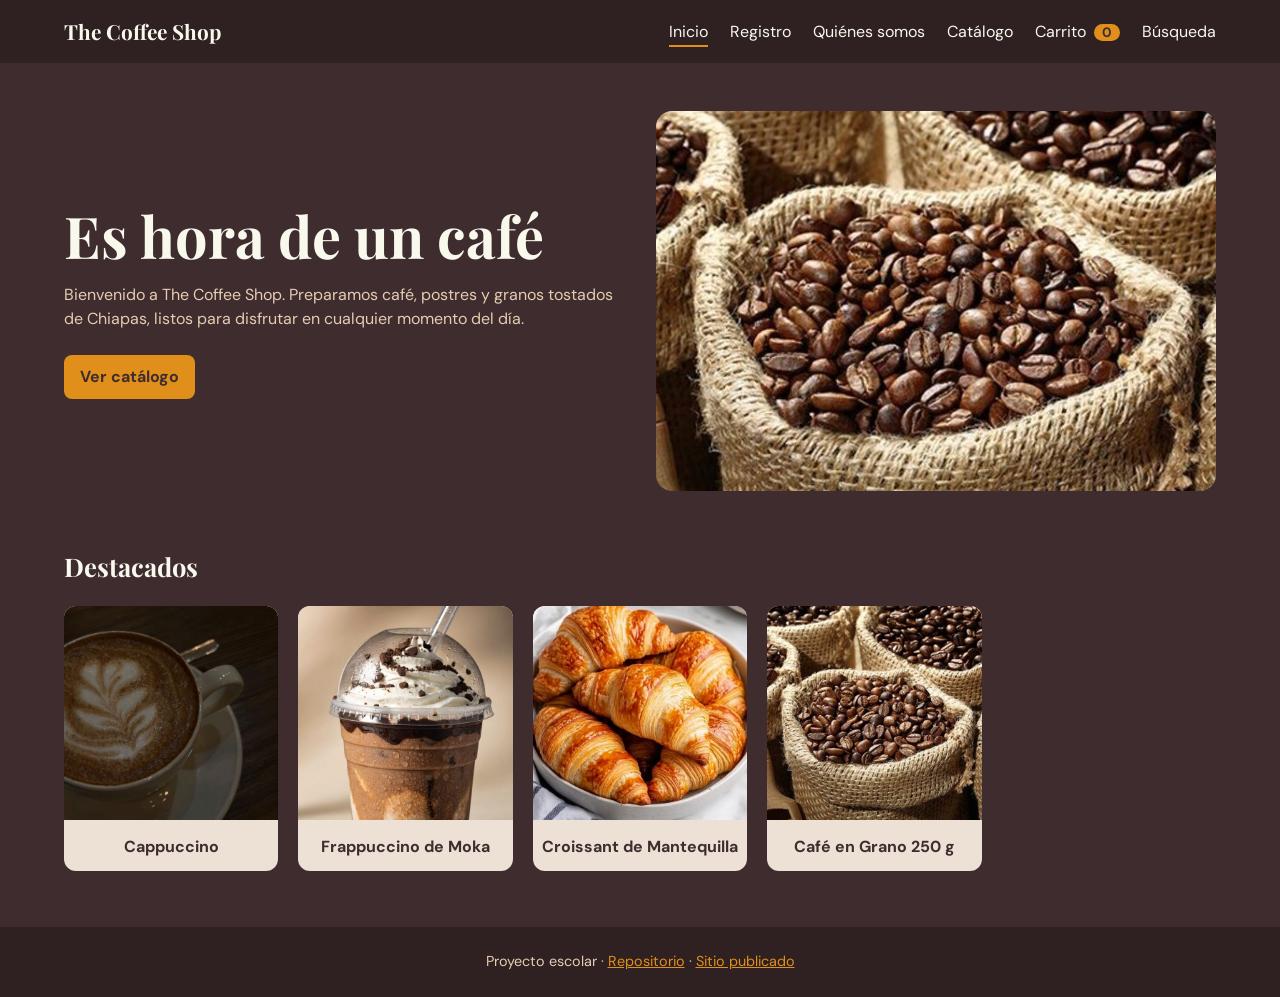
<file: index.html>
<!DOCTYPE html>
<html lang="es">
<head>
<meta charset="UTF-8">
<meta name="viewport" content="width=device-width, initial-scale=1">
<link rel="preconnect" href="https://fonts.googleapis.com">
<link href="https://fonts.googleapis.com/css2?family=DM+Sans:wght@400;700&family=Playfair+Display:wght@700&display=swap" rel="stylesheet">
<link rel="stylesheet" href="styles.css">
<title>Inicio | The Coffee Shop</title>
</head>
<body>
<nav aria-label="Navegación principal">
<a class="logo" href="index.html" aria-label="The Coffee Shop, volver a Inicio">The Coffee Shop</a>
<ul>
<li>
<a href="index.html" class="activo" aria-current="page">Inicio</a>
</li>
<li>
<a href="registro.html">Registro</a>
</li>
<li>
<a href="nosotros.html">Quiénes somos</a>
</li>
<li>
<a href="catalogo.html">Catálogo</a>
</li>
<li>
<a href="carrito.html">Carrito <span id="contador">0</span>
</a>
</li>
<li>
<a href="busqueda.html">Búsqueda</a>
</li>
</ul>
</nav>
<section class="hero">
<div>
<h1>Es hora de un café</h1>
<p>Bienvenido a The Coffee Shop. Preparamos café, postres y granos tostados de Chiapas, listos para disfrutar en cualquier momento del día.</p>
<a class="btn" href="catalogo.html">Ver catálogo</a>
</div>
<img class="banner" src="img/cafe-grano.jpg" alt="Costales con café en grano">
</section>
<main>
<h2 class="sec">Destacados</h2>
<ul class="destacados">
<li>
<img src="img/capuchino.jpg" alt="Cappuccino">Cappuccino</li>
<li>
<img src="img/frappuccino.jpg" alt="Frappuccino de Moka">Frappuccino de Moka</li>
<li>
<img src="img/croissant.jpg" alt="Croissant de Mantequilla">Croissant de Mantequilla</li>
<li>
<img src="img/cafe-grano.jpg" alt="Café en Grano 250 g">Café en Grano 250 g</li>
</ul>
</main>
<footer>Proyecto escolar · <a href="https://github.com/rubiesmeralda826-svg/cafeteria_prog_web1" target="_blank" rel="noopener">Repositorio</a> · <a href="https://rubiesmeralda826-svg.github.io/cafeteria_prog_web1/index.html">Sitio publicado</a>
</footer>
<div id="mensaje" role="status">
</div>
<script src="script.js">
</script>
</body>
</html>
</file>
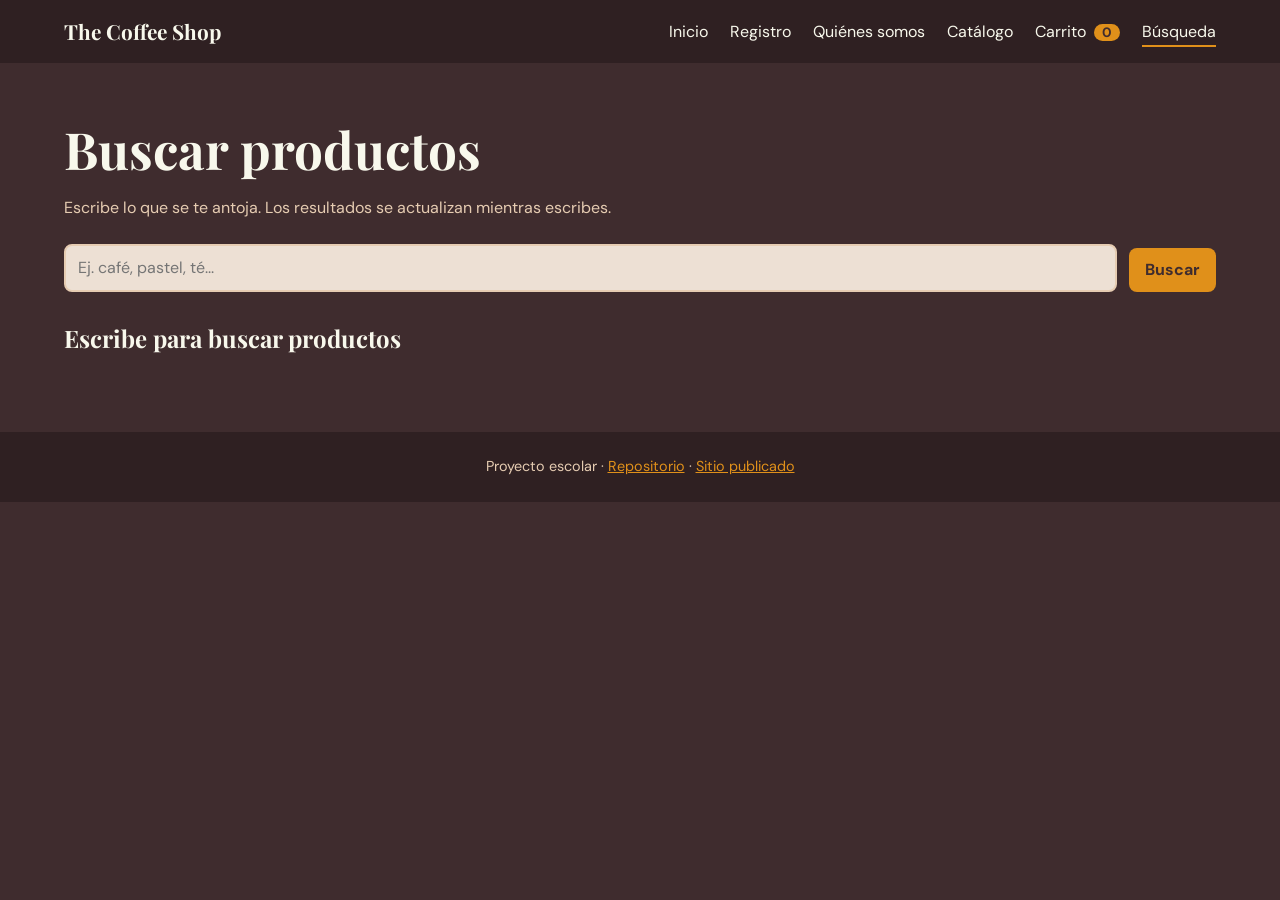
<file: busqueda.html>
<!DOCTYPE html>
<html lang="es">
<head>
<meta charset="UTF-8">
<meta name="viewport" content="width=device-width, initial-scale=1">
<link rel="preconnect" href="https://fonts.googleapis.com">
<link href="https://fonts.googleapis.com/css2?family=DM+Sans:wght@400;700&family=Playfair+Display:wght@700&display=swap" rel="stylesheet">
<link rel="stylesheet" href="styles.css">
<title>Búsqueda | The Coffee Shop</title>
</head>
<body>
<nav aria-label="Navegación principal">
<a class="logo" href="index.html" aria-label="The Coffee Shop, volver a Inicio">The Coffee Shop</a>
<ul>
<li>
<a href="index.html">Inicio</a>
</li>
<li>
<a href="registro.html">Registro</a>
</li>
<li>
<a href="nosotros.html">Quiénes somos</a>
</li>
<li>
<a href="catalogo.html">Catálogo</a>
</li>
<li>
<a href="carrito.html">Carrito <span id="contador">0</span>
</a>
</li>
<li>
<a href="busqueda.html" class="activo" aria-current="page">Búsqueda</a>
</li>
</ul>
</nav>
<header class="titulo">
<h1>Buscar productos</h1>
<p>Escribe lo que se te antoja. Los resultados se actualizan mientras escribes.</p>
</header>
<main>
<form class="buscar" id="form-busqueda">
<input type="text" id="texto-busqueda" maxlength="100" placeholder="Ej. café, pastel, té..." aria-label="Buscar productos">
<button type="submit" class="btn">Buscar</button>
</form>
<section id="resultados" aria-live="polite" aria-atomic="true">
<h2 id="titulo-resultados">Escribe para buscar productos</h2>
<p id="estado-busqueda"></p>
<div class="grid" id="lista-resultados" hidden>
<article class="producto">
<img src="img/americano.jpg" alt="Café Americano">
<div>
<h3>Café Americano</h3>
<p>Espresso largo, suave y aromático</p>
<span class="precio">$35</span>
<button class="btn btn-agregar" data-id="americano" data-img="americano" data-nombre="Café Americano" data-precio="35">Agregar al carrito</button>
</div>
</article>
<article class="producto">
<img src="img/capuchino.jpg" alt="Cappuccino">
<div>
<h3>Cappuccino</h3>
<p>Espresso con leche vaporizada y espuma</p>
<span class="precio">$45</span>
<button class="btn btn-agregar" data-id="capuchino" data-img="capuchino" data-nombre="Cappuccino" data-precio="45">Agregar al carrito</button>
</div>
</article>
<article class="producto">
<img src="img/latte-vainilla.jpg" alt="Latte de Vainilla">
<div>
<h3>Latte de Vainilla</h3>
<p>Café con leche cremosa y toque de vainilla</p>
<span class="precio">$50</span>
<button class="btn btn-agregar" data-id="latte-vainilla" data-img="latte-vainilla" data-nombre="Latte de Vainilla" data-precio="50">Agregar al carrito</button>
</div>
</article>
<article class="producto">
<img src="img/frappuccino.jpg" alt="Frappuccino de Moka">
<div>
<h3>Frappuccino de Moka</h3>
<p>Café frío con chocolate y crema batida</p>
<span class="precio">$65</span>
<button class="btn btn-agregar" data-id="frappuccino" data-img="frappuccino" data-nombre="Frappuccino de Moka" data-precio="65">Agregar al carrito</button>
</div>
</article>
<article class="producto">
<img src="img/cafe-de-olla.jpg" alt="Café de Olla">
<div>
<h3>Café de Olla</h3>
<p>Receta tradicional con canela y piloncillo</p>
<span class="precio">$38</span>
<button class="btn btn-agregar" data-id="cafe-de-olla" data-img="cafe-de-olla" data-nombre="Café de Olla" data-precio="38">Agregar al carrito</button>
</div>
</article>
<article class="producto">
<img src="img/croissant.jpg" alt="Croissant de Mantequilla">
<div>
<h3>Croissant de Mantequilla</h3>
<p>Hojaldrado, recién horneado</p>
<span class="precio">$40</span>
<button class="btn btn-agregar" data-id="croissant" data-img="croissant" data-nombre="Croissant de Mantequilla" data-precio="40">Agregar al carrito</button>
</div>
</article>
<article class="producto">
<img src="img/pastel.jpg" alt="Pastel de Chocolate">
<div>
<h3>Pastel de Chocolate</h3>
<p>Rebanada con ganache de chocolate oscuro</p>
<span class="precio">$55</span>
<button class="btn btn-agregar" data-id="pastel" data-img="pastel" data-nombre="Pastel de Chocolate" data-precio="55">Agregar al carrito</button>
</div>
</article>
<article class="producto">
<img src="img/cafe-grano.jpg" alt="Café en Grano 250 g">
<div>
<h3>Café en Grano 250 g</h3>
<p>Tostado artesanal de Chiapas</p>
<span class="precio">$120</span>
<button class="btn btn-agregar" data-id="cafe-grano" data-img="cafe-grano" data-nombre="Café en Grano 250 g" data-precio="120">Agregar al carrito</button>
</div>
</article>
</div>
</section>
</main>
<footer>Proyecto escolar · <a href="https://github.com/rubiesmeralda826-svg/cafeteria_prog_web1" target="_blank" rel="noopener">Repositorio</a> · <a href="https://rubiesmeralda826-svg.github.io/cafeteria_prog_web1/index.html">Sitio publicado</a>
</footer>
<div id="mensaje" role="status">
</div>
<script src="script.js">
</script>
</body>
</html>
</file>
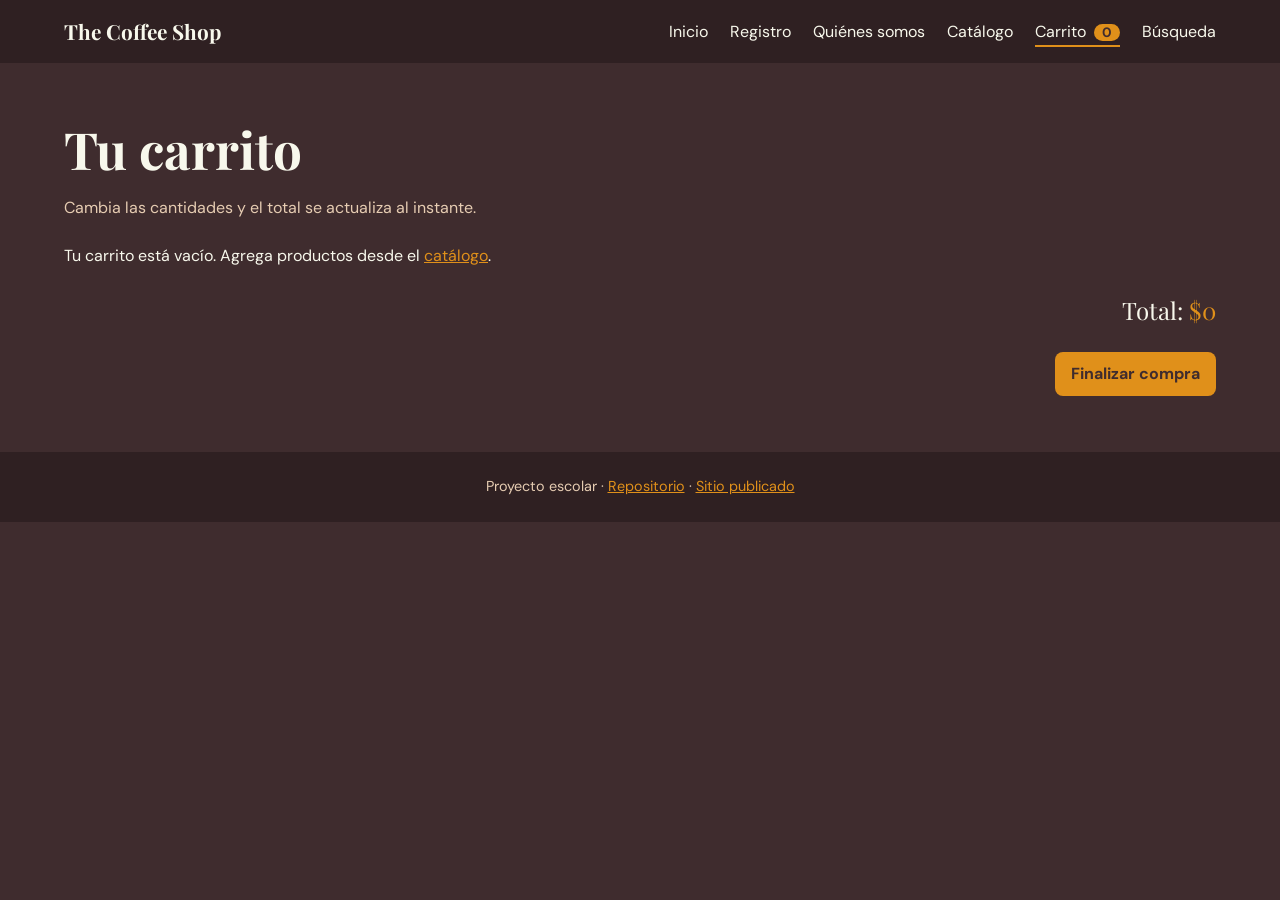
<file: carrito.html>
<!DOCTYPE html>
<html lang="es">
<head>
<meta charset="UTF-8">
<meta name="viewport" content="width=device-width, initial-scale=1">
<link rel="preconnect" href="https://fonts.googleapis.com">
<link href="https://fonts.googleapis.com/css2?family=DM+Sans:wght@400;700&family=Playfair+Display:wght@700&display=swap" rel="stylesheet">
<link rel="stylesheet" href="styles.css">
<title>Carrito | The Coffee Shop</title>
</head>
<body>
<nav aria-label="Navegación principal">
<a class="logo" href="index.html" aria-label="The Coffee Shop, volver a Inicio">The Coffee Shop</a>
<ul>
<li>
<a href="index.html">Inicio</a>
</li>
<li>
<a href="registro.html">Registro</a>
</li>
<li>
<a href="nosotros.html">Quiénes somos</a>
</li>
<li>
<a href="catalogo.html">Catálogo</a>
</li>
<li>
<a href="carrito.html" class="activo" aria-current="page">Carrito <span id="contador">0</span>
</a>
</li>
<li>
<a href="busqueda.html">Búsqueda</a>
</li>
</ul>
</nav>
<header class="titulo">
<h1>Tu carrito</h1>
<p>Cambia las cantidades y el total se actualiza al instante.</p>
</header>
<main>
<p id="vacio" hidden>Tu carrito está vacío. Agrega productos desde el <a href="catalogo.html">catálogo</a>.</p>
<div class="tabla-scroll">
<table id="tabla-carrito">
<thead>
<tr>
<th>Producto</th>
<th>Precio</th>
<th>Cantidad</th>
<th>Subtotal</th>
<th>
</th>
</tr>
</thead>
<tbody id="cuerpo-carrito">
</tbody>
</table>
</div>
<p class="total">Total: <span id="total">$0</span>
</p>
<p class="acciones">
<button class="btn" id="btn-finalizar">Finalizar compra</button>
</p>
<section id="checkout" hidden>
<p class="nota">Compra de demostración: no se realizan cargos ni pedidos reales. La opción de correo prepara el ticket en tu aplicación de correo para que tú lo envíes.</p>
<h2>Finalizar compra</h2>
<form id="form-pago" class="formulario" novalidate>
<fieldset>
<legend>Método de pago</legend>
<label>
<input type="radio" name="pago" value="Tarjeta"> Tarjeta</label>
<label>
<input type="radio" name="pago" value="Efectivo"> Efectivo</label>
</fieldset>
<fieldset>
<legend>Ticket</legend>
<label>
<input type="radio" name="ticket" value="impreso"> Impreso</label>
<label>
<input type="radio" name="ticket" value="correo"> Enviar por correo</label>
</fieldset>
<div id="campo-correo" hidden>
<label for="correo-ticket">Correo para enviar el ticket</label>
<input type="email" id="correo-ticket" autocomplete="email" placeholder="tucorreo@ejemplo.com">
</div>
<button type="submit" class="btn">Confirmar compra</button>
<p class="aviso" id="error-pago" role="alert">
</p>
</form>
<div id="ticket" hidden>
</div>
<div id="acciones-ticket" hidden>
<button type="button" class="btn" id="btn-imprimir">Imprimir ticket</button> <a class="btn" id="enviar-ticket" hidden>Abrir correo con el ticket</a>
<p class="nota" id="nota-ticket">
</p>
</div>
</section>
</main>
<footer>Proyecto escolar · <a href="https://github.com/rubiesmeralda826-svg/cafeteria_prog_web1" target="_blank" rel="noopener">Repositorio</a> · <a href="https://rubiesmeralda826-svg.github.io/cafeteria_prog_web1/index.html">Sitio publicado</a>
</footer>
<div id="mensaje" role="status">
</div>
<script src="script.js">
</script>
</body>
</html>
</file>
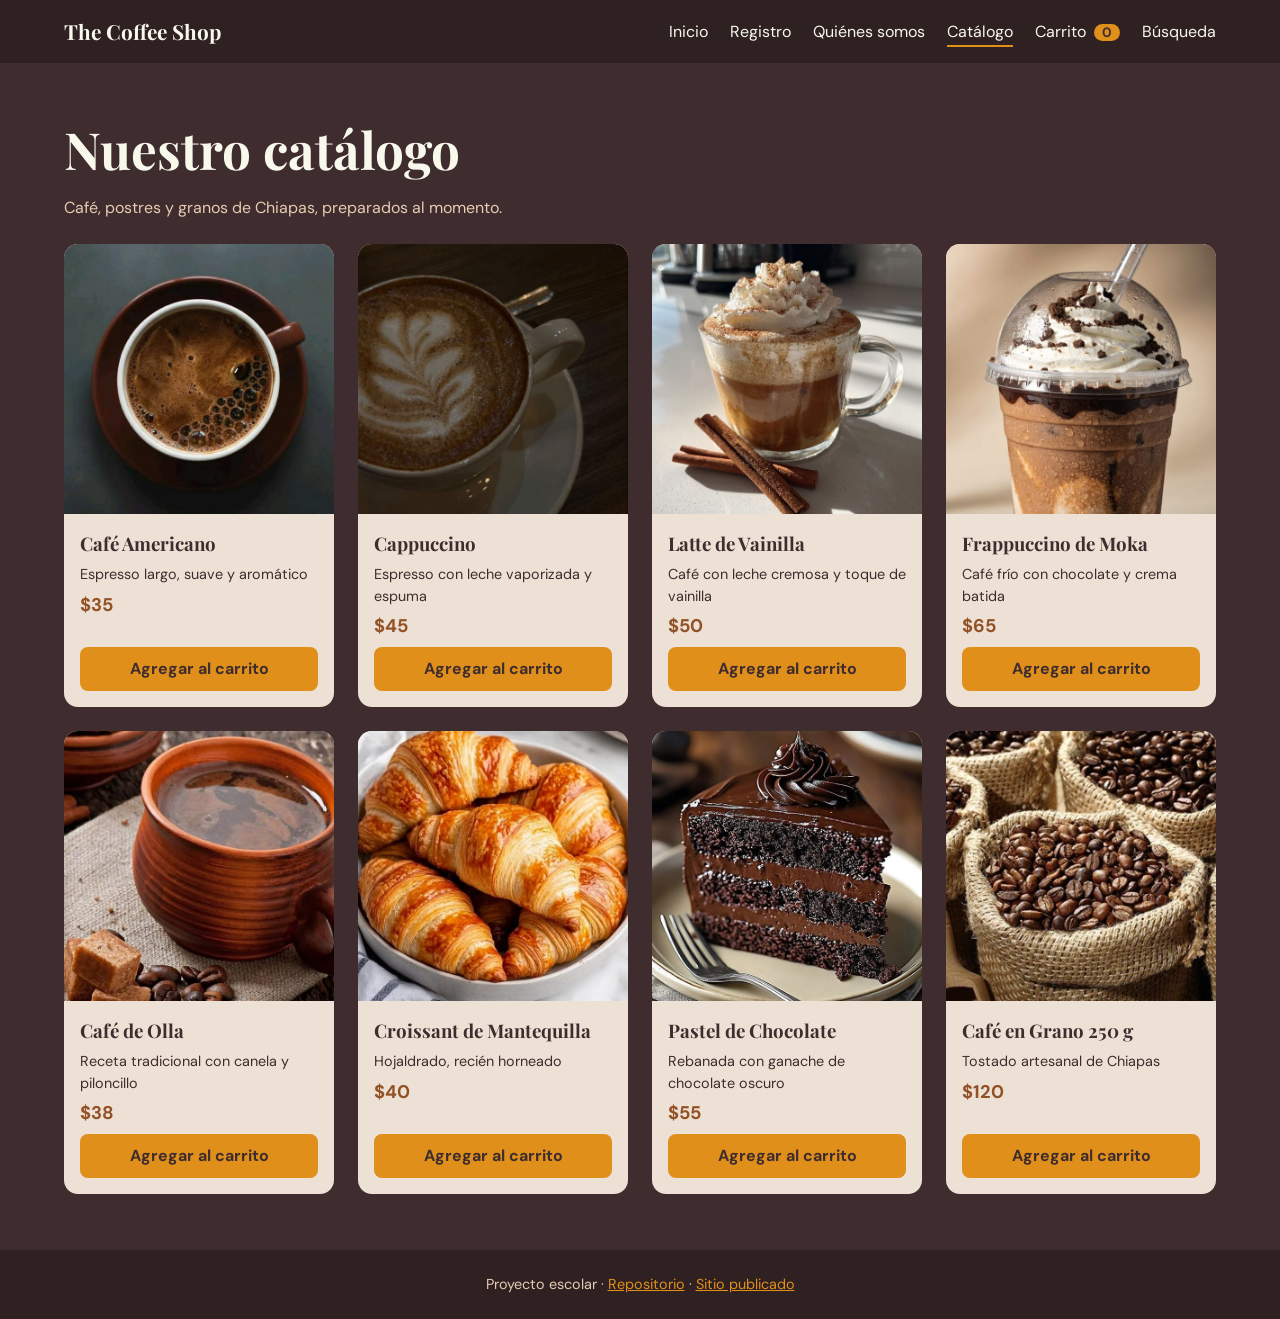
<file: catalogo.html>
<!DOCTYPE html>
<html lang="es">
<head>
<meta charset="UTF-8">
<meta name="viewport" content="width=device-width, initial-scale=1">
<link rel="preconnect" href="https://fonts.googleapis.com">
<link href="https://fonts.googleapis.com/css2?family=DM+Sans:wght@400;700&family=Playfair+Display:wght@700&display=swap" rel="stylesheet">
<link rel="stylesheet" href="styles.css">
<title>Catálogo | The Coffee Shop</title>
</head>
<body>
<nav aria-label="Navegación principal">
<a class="logo" href="index.html" aria-label="The Coffee Shop, volver a Inicio">The Coffee Shop</a>
<ul>
<li>
<a href="index.html">Inicio</a>
</li>
<li>
<a href="registro.html">Registro</a>
</li>
<li>
<a href="nosotros.html">Quiénes somos</a>
</li>
<li>
<a href="catalogo.html" class="activo" aria-current="page">Catálogo</a>
</li>
<li>
<a href="carrito.html">Carrito <span id="contador">0</span>
</a>
</li>
<li>
<a href="busqueda.html">Búsqueda</a>
</li>
</ul>
</nav>
<header class="titulo">
<h1>Nuestro catálogo</h1>
<p>Café, postres y granos de Chiapas, preparados al momento.</p>
</header>
<main>
<section class="grid">
<article class="producto">
<img src="img/americano.jpg" alt="Café Americano">
<div>
<h3>Café Americano</h3>
<p>Espresso largo, suave y aromático</p>
<span class="precio">$35</span>
<button class="btn btn-agregar" data-id="americano" data-img="americano" data-nombre="Café Americano" data-precio="35">Agregar al carrito</button>
</div>
</article>
<article class="producto">
<img src="img/capuchino.jpg" alt="Cappuccino">
<div>
<h3>Cappuccino</h3>
<p>Espresso con leche vaporizada y espuma</p>
<span class="precio">$45</span>
<button class="btn btn-agregar" data-id="capuchino" data-img="capuchino" data-nombre="Cappuccino" data-precio="45">Agregar al carrito</button>
</div>
</article>
<article class="producto">
<img src="img/latte-vainilla.jpg" alt="Latte de Vainilla">
<div>
<h3>Latte de Vainilla</h3>
<p>Café con leche cremosa y toque de vainilla</p>
<span class="precio">$50</span>
<button class="btn btn-agregar" data-id="latte-vainilla" data-img="latte-vainilla" data-nombre="Latte de Vainilla" data-precio="50">Agregar al carrito</button>
</div>
</article>
<article class="producto">
<img src="img/frappuccino.jpg" alt="Frappuccino de Moka">
<div>
<h3>Frappuccino de Moka</h3>
<p>Café frío con chocolate y crema batida</p>
<span class="precio">$65</span>
<button class="btn btn-agregar" data-id="frappuccino" data-img="frappuccino" data-nombre="Frappuccino de Moka" data-precio="65">Agregar al carrito</button>
</div>
</article>
<article class="producto">
<img src="img/cafe-de-olla.jpg" alt="Café de Olla">
<div>
<h3>Café de Olla</h3>
<p>Receta tradicional con canela y piloncillo</p>
<span class="precio">$38</span>
<button class="btn btn-agregar" data-id="cafe-de-olla" data-img="cafe-de-olla" data-nombre="Café de Olla" data-precio="38">Agregar al carrito</button>
</div>
</article>
<article class="producto">
<img src="img/croissant.jpg" alt="Croissant de Mantequilla">
<div>
<h3>Croissant de Mantequilla</h3>
<p>Hojaldrado, recién horneado</p>
<span class="precio">$40</span>
<button class="btn btn-agregar" data-id="croissant" data-img="croissant" data-nombre="Croissant de Mantequilla" data-precio="40">Agregar al carrito</button>
</div>
</article>
<article class="producto">
<img src="img/pastel.jpg" alt="Pastel de Chocolate">
<div>
<h3>Pastel de Chocolate</h3>
<p>Rebanada con ganache de chocolate oscuro</p>
<span class="precio">$55</span>
<button class="btn btn-agregar" data-id="pastel" data-img="pastel" data-nombre="Pastel de Chocolate" data-precio="55">Agregar al carrito</button>
</div>
</article>
<article class="producto">
<img src="img/cafe-grano.jpg" alt="Café en Grano 250 g">
<div>
<h3>Café en Grano 250 g</h3>
<p>Tostado artesanal de Chiapas</p>
<span class="precio">$120</span>
<button class="btn btn-agregar" data-id="cafe-grano" data-img="cafe-grano" data-nombre="Café en Grano 250 g" data-precio="120">Agregar al carrito</button>
</div>
</article>
</section>
</main>
<footer>Proyecto escolar · <a href="https://github.com/rubiesmeralda826-svg/cafeteria_prog_web1" target="_blank" rel="noopener">Repositorio</a> · <a href="https://rubiesmeralda826-svg.github.io/cafeteria_prog_web1/index.html">Sitio publicado</a>
</footer>
<div id="mensaje" role="status">
</div>
<script src="script.js">
</script>
</body>
</html>
</file>
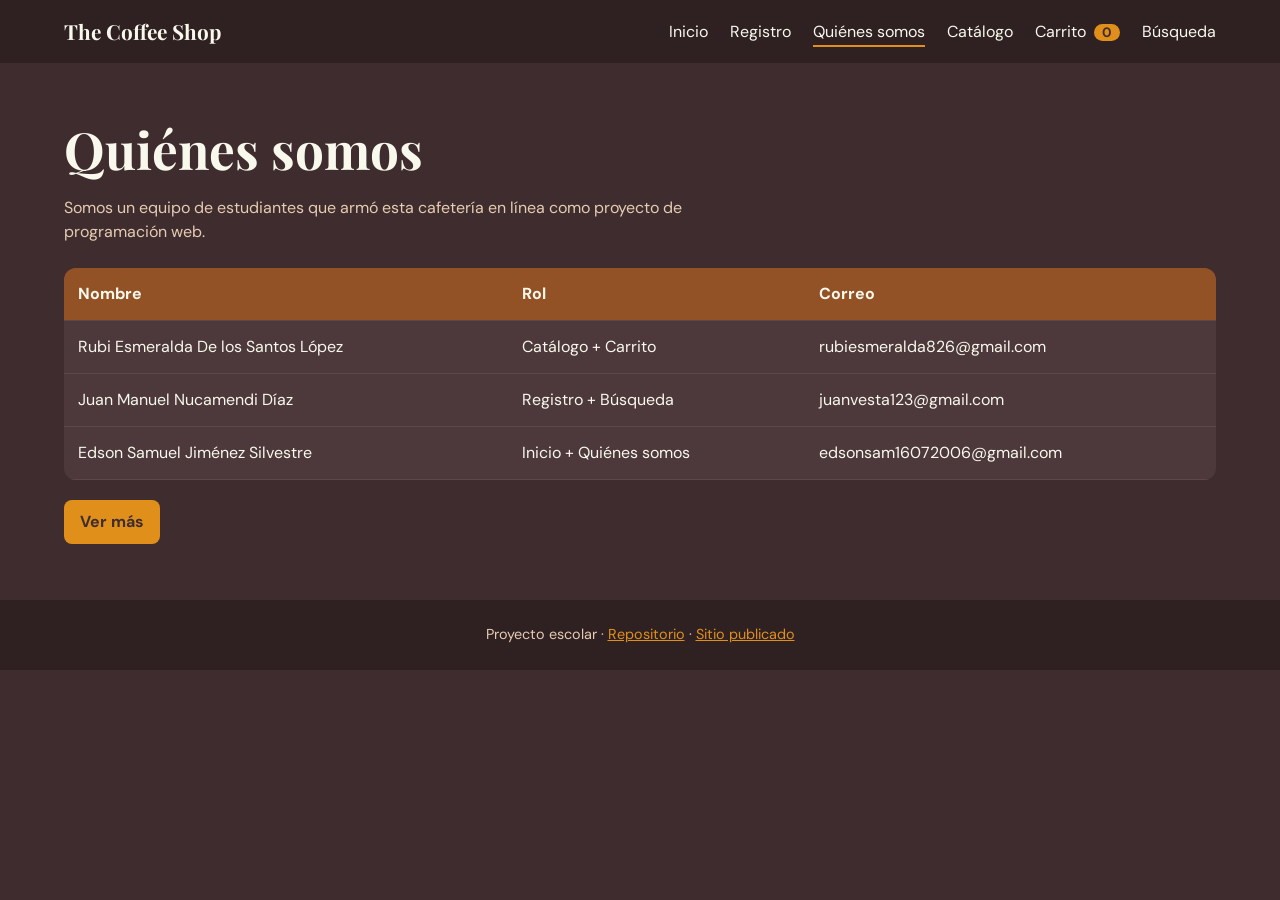
<file: nosotros.html>
<!DOCTYPE html>
<html lang="es">
<head>
<meta charset="UTF-8">
<meta name="viewport" content="width=device-width, initial-scale=1">
<link rel="preconnect" href="https://fonts.googleapis.com">
<link href="https://fonts.googleapis.com/css2?family=DM+Sans:wght@400;700&family=Playfair+Display:wght@700&display=swap" rel="stylesheet">
<link rel="stylesheet" href="styles.css">
<title>Quiénes somos | The Coffee Shop</title>
</head>
<body>
<nav aria-label="Navegación principal">
<a class="logo" href="index.html" aria-label="The Coffee Shop, volver a Inicio">The Coffee Shop</a>
<ul>
<li>
<a href="index.html">Inicio</a>
</li>
<li>
<a href="registro.html">Registro</a>
</li>
<li>
<a href="nosotros.html" class="activo" aria-current="page">Quiénes somos</a>
</li>
<li>
<a href="catalogo.html">Catálogo</a>
</li>
<li>
<a href="carrito.html">Carrito <span id="contador">0</span>
</a>
</li>
<li>
<a href="busqueda.html">Búsqueda</a>
</li>
</ul>
</nav>
<header class="titulo">
<h1>Quiénes somos</h1>
<p>Somos un equipo de estudiantes que armó esta cafetería en línea como proyecto de programación web.</p>
</header>
<main>
<div class="tabla-scroll">
<table>
<thead>
<tr>
<th>Nombre</th>
<th>Rol</th>
<th>Correo</th>
</tr>
</thead>
<tbody>
<tr>
<td>Rubi Esmeralda De los Santos López</td>
<td>Catálogo + Carrito</td>
<td>rubiesmeralda826@gmail.com</td>
</tr>
<tr>
<td>Juan Manuel Nucamendi Díaz</td>
<td>Registro + Búsqueda</td>
<td>juanvesta123@gmail.com</td>
</tr>
<tr>
<td>Edson Samuel Jiménez Silvestre</td>
<td>Inicio + Quiénes somos</td>
<td>edsonsam16072006@gmail.com</td>
</tr>
</tbody>
</table>
</div>
<p class="acciones sep">
<button class="btn" id="btn-vermas" aria-expanded="false" aria-controls="info-extra">Ver más</button>
</p>
<div id="info-extra" hidden>
<p>The Coffee Shop nació de la idea de acercar el café de Chiapas a más personas. Cada producto de este sitio es de demostración y no se guarda ningún pedido real.</p>
</div>
</main>
<footer>Proyecto escolar · <a href="https://github.com/rubiesmeralda826-svg/cafeteria_prog_web1" target="_blank" rel="noopener">Repositorio</a> · <a href="https://rubiesmeralda826-svg.github.io/cafeteria_prog_web1/index.html">Sitio publicado</a>
</footer>
<div id="mensaje" role="status">
</div>
<script src="script.js">
</script>
</body>
</html>
</file>
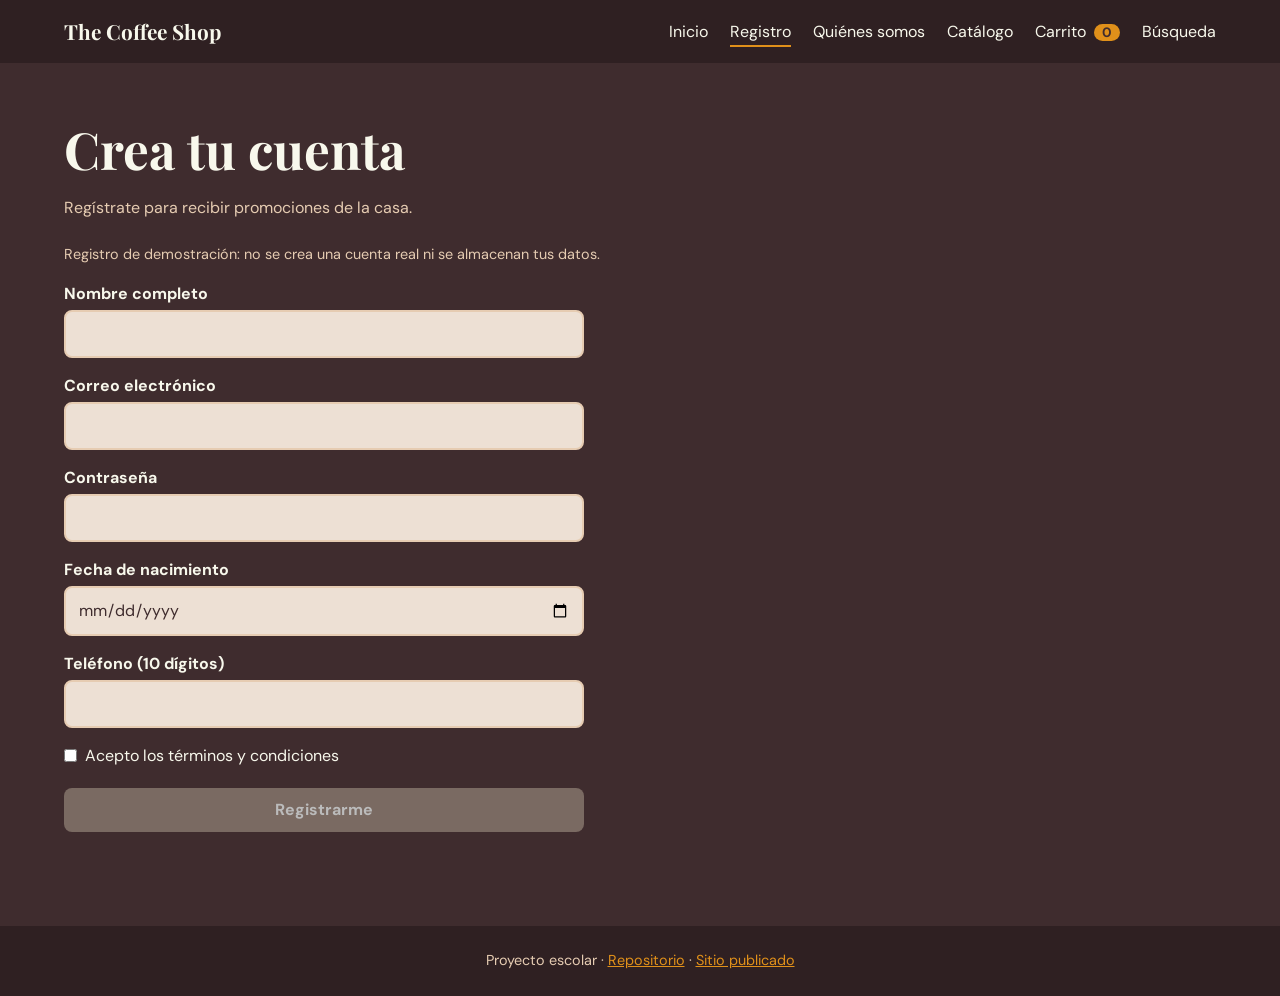
<file: registro.html>
<!DOCTYPE html>
<html lang="es">
<head>
<meta charset="UTF-8">
<meta name="viewport" content="width=device-width, initial-scale=1">
<link rel="preconnect" href="https://fonts.googleapis.com">
<link href="https://fonts.googleapis.com/css2?family=DM+Sans:wght@400;700&family=Playfair+Display:wght@700&display=swap" rel="stylesheet">
<link rel="stylesheet" href="styles.css">
<title>Registro | The Coffee Shop</title>
</head>
<body>
<nav aria-label="Navegación principal">
<a class="logo" href="index.html" aria-label="The Coffee Shop, volver a Inicio">The Coffee Shop</a>
<ul>
<li>
<a href="index.html">Inicio</a>
</li>
<li>
<a href="registro.html" class="activo" aria-current="page">Registro</a>
</li>
<li>
<a href="nosotros.html">Quiénes somos</a>
</li>
<li>
<a href="catalogo.html">Catálogo</a>
</li>
<li>
<a href="carrito.html">Carrito <span id="contador">0</span>
</a>
</li>
<li>
<a href="busqueda.html">Búsqueda</a>
</li>
</ul>
</nav>
<header class="titulo">
<h1>Crea tu cuenta</h1>
<p>Regístrate para recibir promociones de la casa.</p>
</header>
<main>
<p class="nota">Registro de demostración: no se crea una cuenta real ni se almacenan tus datos.</p>
<form class="formulario" id="form-registro" novalidate>
<div>
<label for="nombre">Nombre completo</label>
<input type="text" id="nombre" name="nombre" autocomplete="name" maxlength="100">
</div>
<div>
<label for="email">Correo electrónico</label>
<input type="email" id="email" name="email" autocomplete="email" maxlength="150" pattern="[^\s@]+@[^\s@]+\.[a-zA-Z]{2,}" title="Escribe un correo válido, por ejemplo nombre@correo.com">
</div>
<div>
<label for="clave">Contraseña</label>
<input type="password" id="clave" name="clave" autocomplete="new-password">
</div>
<div>
<label for="fecha">Fecha de nacimiento</label>
<input type="date" id="fecha" name="fecha" autocomplete="bday">
</div>
<div>
<label for="tel">Teléfono (10 dígitos)</label>
<input type="tel" id="tel" name="tel" autocomplete="tel" inputmode="numeric" maxlength="10" pattern="[0-9]{10}" title="Escribe 10 dígitos, sin espacios">
</div>
<div class="check">
<label for="terminos">
<input type="checkbox" id="terminos" name="terminos"> Acepto los términos y condiciones</label>
</div>
<button type="submit" class="btn" id="btn-registro" disabled>Registrarme</button>
<p class="aviso" id="msg-registro" role="alert">
</p>
</form>
</main>
<footer>Proyecto escolar · <a href="https://github.com/rubiesmeralda826-svg/cafeteria_prog_web1" target="_blank" rel="noopener">Repositorio</a> · <a href="https://rubiesmeralda826-svg.github.io/cafeteria_prog_web1/index.html">Sitio publicado</a>
</footer>
<div id="mensaje" role="status">
</div>
<script src="script.js">
</script>
</body>
</html>
</file>
<file: styles.css>
:root{--oscuro:#3F2C2E;--cafe:#925226;--ambar:#B7742E;--naranja:#E0901A;--crema:#EDE0D4;--beige:#E6CCB2;--texto:#F8F8EC}
*{box-sizing:border-box;margin:0;padding:0}
body{font-family:'DM Sans',sans-serif;background:var(--oscuro);color:var(--texto);line-height:1.5}
h1,h2,h3{font-family:'Playfair Display',serif}
a{color:var(--naranja)}
nav{display:flex;justify-content:space-between;align-items:center;flex-wrap:wrap;gap:12px;padding:16px 5%;background:#2f2022}
.logo{font-family:'Playfair Display',serif;font-size:1.3rem;font-weight:700}
nav ul{list-style:none;display:flex;flex-wrap:wrap;gap:22px}
nav a{color:var(--texto);text-decoration:none;padding-bottom:3px}
nav a:hover,nav a.activo{border-bottom:2px solid var(--naranja)}
#contador{background:var(--naranja);color:var(--oscuro);border-radius:12px;padding:0 8px;font-weight:700;font-size:.85rem;margin-left:4px}
header.titulo{padding:48px 5% 24px}
header.titulo h1{font-size:clamp(2rem,5vw,3.2rem)}
header.titulo p{color:var(--beige);max-width:60ch;margin-top:8px}
main{padding:0 5% 56px}
.hero{display:grid;grid-template-columns:1fr 1fr;gap:32px;align-items:center;padding:48px 5%}
.hero h1{font-size:clamp(2.2rem,5vw,3.6rem);line-height:1.1}
.hero p{color:var(--beige);margin:16px 0 24px;max-width:50ch}
.banner{width:100%;height:380px;object-fit:cover;border-radius:16px}
.destacados{list-style:none;display:grid;grid-template-columns:repeat(auto-fill,minmax(180px,1fr));gap:20px}
.destacados li{background:var(--crema);color:var(--oscuro);border-radius:12px;overflow:hidden;font-weight:700;text-align:center;padding-bottom:12px}
.destacados img{width:100%;aspect-ratio:1;object-fit:cover;margin-bottom:8px}
h2.sec{margin:8px 0 20px;font-size:1.6rem}
.grid{display:grid;grid-template-columns:repeat(auto-fill,minmax(230px,1fr));gap:24px}
.producto{background:var(--crema);color:var(--oscuro);border-radius:14px;overflow:hidden;display:flex;flex-direction:column}
.producto img{width:100%;aspect-ratio:1;object-fit:cover}
.producto div{padding:16px;display:flex;flex-direction:column;gap:6px;flex:1}
.producto p{font-size:.9rem}
.precio{font-weight:700;color:var(--cafe);font-size:1.15rem}
.btn{display:inline-block;background:var(--naranja);color:var(--oscuro);border:0;border-radius:8px;padding:10px 16px;font:inherit;font-weight:700;cursor:pointer;text-decoration:none;margin-top:auto}
.btn:hover{background:var(--ambar)}
.btn:disabled{background:#7a6a62;color:#bbb;cursor:not-allowed}
.btn-quitar{background:none;border:1px solid var(--beige);color:var(--beige);border-radius:6px;padding:6px 10px;cursor:pointer;font:inherit}
.btn:focus-visible,input:focus-visible,button:focus-visible,a:focus-visible{outline:3px solid var(--beige);outline-offset:2px}
#mensaje{position:fixed;bottom:24px;right:24px;background:var(--naranja);color:var(--oscuro);padding:12px 20px;border-radius:10px;font-weight:700;opacity:0;transition:opacity .3s;pointer-events:none}
#mensaje.visible{opacity:1}
table{width:100%;border-collapse:collapse;background:#4d393b;border-radius:12px;overflow:hidden}
th,td{padding:14px;text-align:left;border-bottom:1px solid #5d4749}
th{background:var(--cafe)}
td img{width:64px;height:64px;object-fit:cover;border-radius:8px;vertical-align:middle;margin-right:12px}
input[type=text],input[type=email],input[type=password],input[type=date],input[type=tel]{width:100%;padding:10px 12px;border-radius:8px;border:2px solid var(--beige);background:var(--crema);color:var(--oscuro);font:inherit}
input.cantidad{width:70px;text-align:center}
.total{text-align:right;font-size:1.5rem;margin:24px 0;font-family:'Playfair Display',serif}
.total span{color:var(--naranja)}
.acciones{text-align:right}
.sep{margin-top:20px;text-align:left}
form.buscar{display:flex;gap:12px;flex-wrap:wrap;margin-bottom:28px}
form.buscar input{flex:1;min-width:220px;width:auto}
form.formulario,#checkout{max-width:520px;display:flex;flex-direction:column;gap:16px}
#checkout{margin-top:32px;background:#4d393b;padding:24px;border-radius:14px;max-width:560px}
label{display:block;font-weight:700;margin-bottom:4px}
fieldset{border:1px solid var(--beige);border-radius:10px;padding:12px 16px}
legend{padding:0 8px;font-weight:700}
fieldset label{display:inline-block;font-weight:400;margin-right:20px}
.check label{font-weight:400;display:flex;gap:8px;align-items:center}
.aviso{min-height:1.4em;font-weight:700;color:var(--naranja)}
#ticket{background:var(--crema);color:var(--oscuro);padding:20px;border-radius:10px;margin-top:16px;font-family:monospace;white-space:pre-line}
#resultados h2{margin-bottom:20px;font-size:1.5rem}
#info-extra{margin-top:16px;max-width:70ch;color:var(--beige)}
footer{text-align:center;padding:24px;background:#2f2022;color:var(--beige);font-size:.9rem}
@media(max-width:700px){.hero{grid-template-columns:1fr}.banner{height:240px}nav{justify-content:center}}
[hidden]{display:none!important}
.tabla-scroll{width:100%;overflow-x:auto}
.nota{color:var(--beige);font-size:.9rem;margin-bottom:16px;max-width:70ch}
#acciones-ticket{margin-top:16px}
#acciones-ticket .nota{margin-top:12px}
#mensaje{z-index:10;max-width:calc(100vw - 32px)}
@media(max-width:700px){nav ul{justify-content:center;gap:12px 18px}.tabla-scroll table{min-width:600px}form.buscar input{min-width:0;flex-basis:100%}form.buscar .btn{width:100%}}
@media print{
 body{background:white;color:black}
 nav,header.titulo,footer,#mensaje,#tabla-carrito,.total,.acciones,#vacio,#form-pago,#acciones-ticket,#checkout>h2,#checkout>.nota{display:none!important}
 #checkout{display:block;background:white;padding:0;max-width:none;margin:0}
 #ticket{background:white;color:black;padding:0}
}

nav a.logo,nav a.logo:hover{border-bottom:0;padding-bottom:0}
</file>
